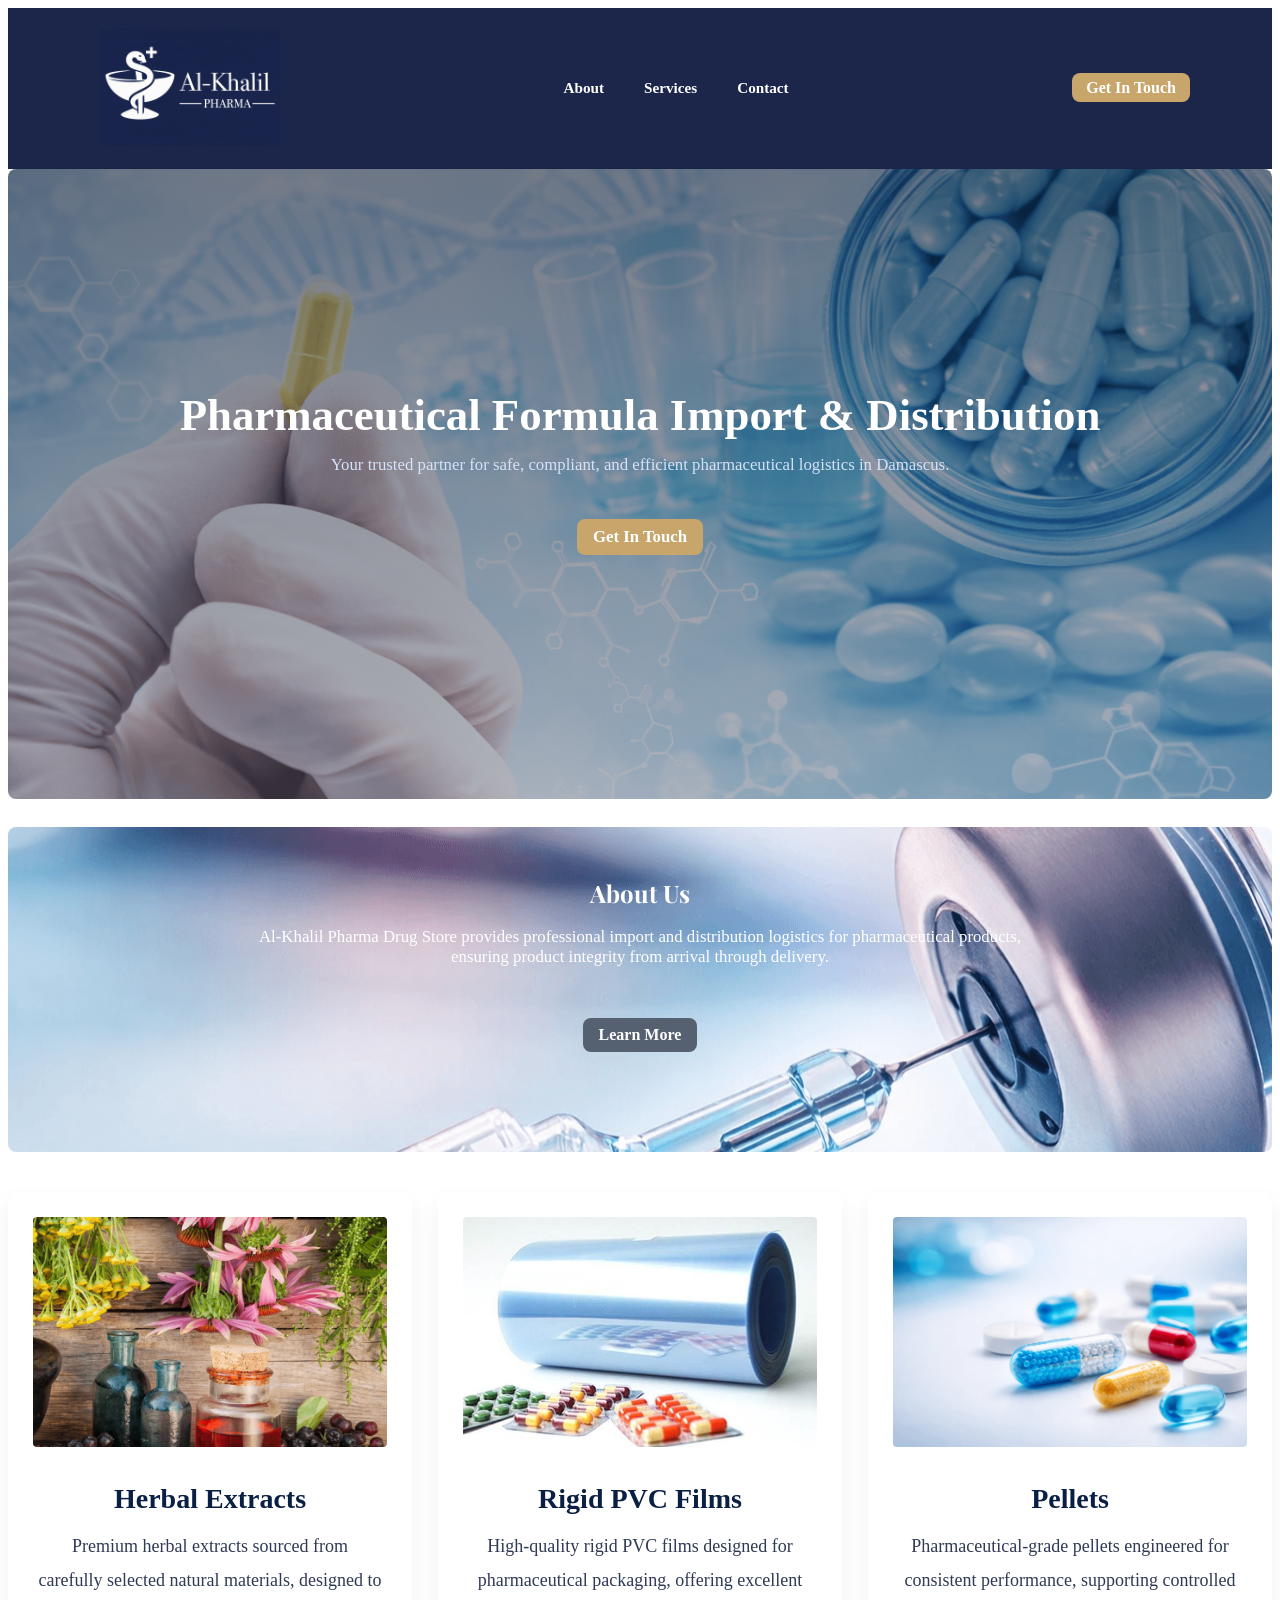
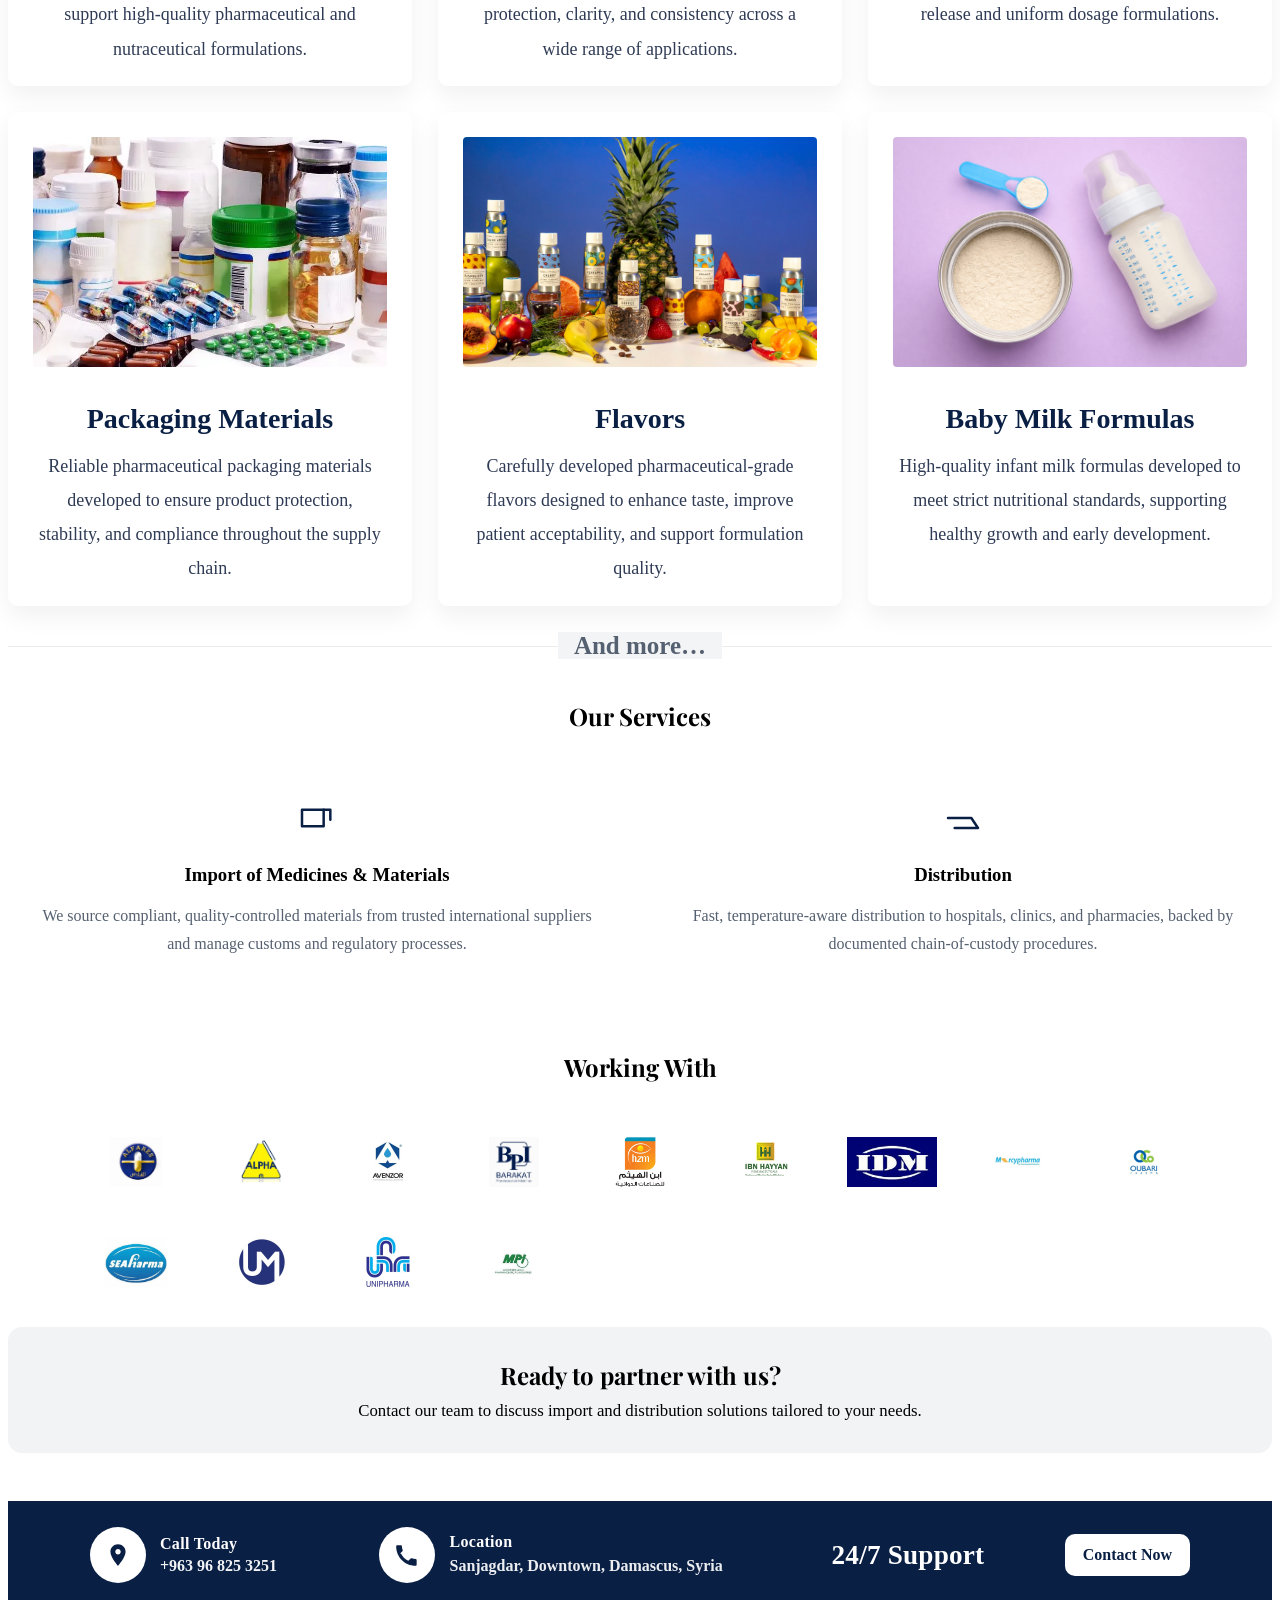
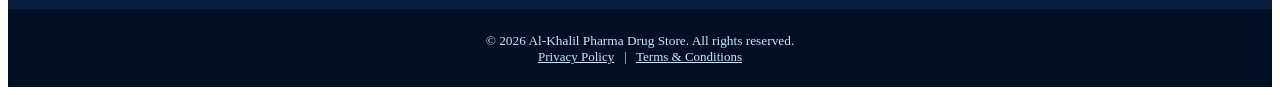
<file: index.html>
<!DOCTYPE html>
<html lang="en">
<head>
<meta charset="utf-8">
<meta name="viewport" content="width=device-width, initial-scale=1">
<meta name="description" content="Al-Khalil Pharma Drug Store — secure pharmaceutical import and distribution services in Damascus.">
<meta name="theme-color" content="#0A1F44">
<title>Al-Khalil Pharma Drug Store</title>

<link rel="preconnect" href="https://fonts.googleapis.com">
<link rel="preconnect" href="https://fonts.gstatic.com" crossorigin>
<link href="https://fonts.googleapis.com/css2?family=Inter:wght@300;400;600;700&family=Playfair+Display:wght@600;700&display=swap" rel="stylesheet">
<link rel="stylesheet" href="./css/style.css?v=26">
</head>
<body>
<header role="banner">
  <div class="wrap">
    <div id="logo">
      <a href="index.html" aria-label="Home">
        <img src="images/logon.png" alt=" logo">
      </a>
    </div>

    <nav role="navigation" aria-label="Main navigation">
      <a href="about.html">About</a>
      <a href="index.html#services">Services</a>
      <a href="contact.html" class="active">Contact</a>
    </nav>

    <div class="header-cta">
      <a href="contact.html" class="btn">Get In Touch</a>
    </div>

    <button class="mobile-toggle" aria-controls="mobile-menu" aria-expanded="false">☰</button>
  </div>

  <div id="mobile-menu" style="display:none; padding:0 18px 18px; background:linear-gradient(180deg,var(--primary),#0b274f);">
    <a href="index.html" style="display:block; color:white; padding:8px 0; text-decoration:none">Home</a>
    <a href="about.html" style="display:block; color:white; padding:8px 0; text-decoration:none">About</a>
    <a href="index.html#services" style="display:block; color:white; padding:8px 0; text-decoration:none">Services</a>
    <a href="contact.html" style="display:block; color:white; padding:8px 0; text-decoration:none">Contact</a>
  </div>
</header>

<!-- Hero section -->
<section class="hero">
    <div class="hero-inner">
        <h1>Pharmaceutical Formula Import & Distribution</h1>
        <p>Your trusted partner for safe, compliant, and efficient pharmaceutical logistics in Damascus.</p>
        <a href="#contact" class="btn">Get In Touch</a>
    </div>
</section>

<main>
<section id="about">
    <h2 style="color: white;">About Us</h2>
    <p class="lead">
         Al-Khalil Pharma Drug Store provides professional import and distribution logistics 
        for pharmaceutical products, ensuring product integrity from arrival through delivery.
    </p>
    <div class="abouthref">
            <a href="about.html" class="btnbut">Learn More</a>
        </div>
</section>
    <div class="showcase-grid">

  <div class="showcase-card">
    <div class="showcase-img">
      <img src="images/herbal.png" alt="Herbal Extract">
    </div>
    <h3>Herbal Extracts</h3>
    <p>Premium herbal extracts sourced from carefully selected natural materials, designed to support high-quality pharmaceutical and nutraceutical formulations.</p>
  </div>

  <div class="showcase-card">
    <div class="showcase-img">
      <img src="images/pvc.png" alt="Item 2">
    </div>
    <h3>Rigid PVC Films</h3>
    <p>High-quality rigid PVC films designed for pharmaceutical packaging, offering excellent protection, clarity, and consistency across a wide range of applications.</p>
  </div>

  <div class="showcase-card">
    <div class="showcase-img">
      <img src="images/pellets.png" alt="Item 3">
    </div>
    <h3>Pellets</h3>
    <p>Pharmaceutical-grade pellets engineered for consistent performance, supporting controlled release and uniform dosage formulations.</p>
  </div>

  <div class="showcase-card">
    <div class="showcase-img">
      <img src="images/packing.png" alt="Item 4">
    </div>
    <h3>Packaging Materials</h3>
    <p>Reliable pharmaceutical packaging materials developed to ensure product protection, stability, and compliance throughout the supply chain.</p>
  </div>

  <div class="showcase-card">
    <div class="showcase-img">
      <img src="images/flavors.png" alt="Item 5">
    </div>
    <h3>Flavors</h3>
    <p>Carefully developed pharmaceutical-grade flavors designed to enhance taste, improve patient acceptability, and support formulation quality.</p>
  </div>

  <div class="showcase-card">
    <div class="showcase-img">
      <img src="images/baby.png" alt="Item 5">
    </div>
    <h3>Baby Milk Formulas</h3>
    <p>High-quality infant milk formulas developed to meet strict nutritional standards, supporting healthy growth and early development.</p>
  </div>

</div>

<div class="showcase-more">
  <span>And more…</span>
</div>

<section id="services">
    <h2>Our Services</h2>
    <div class="services">
        <div class="card">
            <div class="icon" aria-hidden="true">
                <svg width="40" height="40" viewBox="0 0 24 24" fill="none">
                    <path d="M3 7h13v10H3z" stroke="currentColor" stroke-width="1.5" stroke-linecap="round" stroke-linejoin="round"/>
                    <path d="M16 7l4 0 0 6" stroke="currentColor" stroke-width="1.5" stroke-linecap="round" stroke-linejoin="round"/>
                </svg>
            </div>
            <h3>Import of Medicines & Materials</h3>
            <p>We source compliant, quality-controlled materials from trusted international suppliers and manage customs and regulatory processes.</p>
        </div>

        <div class="card">
            <div class="icon" aria-hidden="true">
                <svg width="40" height="40" viewBox="0 0 24 24" fill="none">
                    <path d="M3 12h14l4 6H7" stroke="currentColor" stroke-width="1.5" stroke-linecap="round" stroke-linejoin="round"/>
                </svg>
            </div>
            <h3>Distribution</h3>
            <p>Fast, temperature-aware distribution to hospitals, clinics, and pharmacies, backed by documented chain-of-custody procedures.</p>
        </div>
    </div>
</section>
    <div class="mainworking">
         <h2 class="ww">Working With</h2>
    <div class="workingwith" style="display:grid; grid-template-columns:repeat(auto-fit, minmax(100px, 1fr)); gap:20px; margin-top:24px; align-items:center; justify-items:center;">
        <img src="images/alfares.png" alt="AlFares">
        <img src="images/alpha.png" alt="Alpha">
        <img src="images/avenzor.png" alt="Avenzor">
        <img src="images/barakat.png" alt="Barakat">
        <img src="images/hzm.png" alt="hzm">
        <img src="images/ibnhayyan.png" alt="IbnHayyan">
        <img src="images/idm.png" alt="IDM">
        <img src="images/mercy.png" alt="Mercy">
        <img src="images/oubari.png" alt="Oubari">
        <img src="images/sea.png" alt="SeaPharma">
        <img src="images/ultramedica.png" alt="UltraMedica">
        <img src="images/unifarma.png" alt="UniPharma">
        <img src="images/mpi.png" alt="MPI">
    </div>
    </div>
<section class="center-cta">
    <h2>Ready to partner with us?</h2>
    <p class="ccd">Contact our team to discuss import and distribution solutions tailored to your needs.</p>
</section>
</main>
<section class="cta-strip">
  <div class="cta-wrap">

    <div class="cta-item">
      <div class="cta-ico">
  <svg viewBox="0 0 24 24" aria-hidden="true">
    <path d="M12 2c-3.9 0-7 3.1-7 7
      0 5.2 7 13 7 13s7-7.8 7-13c0-3.9-3.1-7-7-7zm0 9.5
      c-1.4 0-2.5-1.1-2.5-2.5S10.6 6.5 12 6.5
      s2.5 1.1 2.5 2.5S13.4 11.5 12 11.5z"/>
  </svg>
</div>

      <div>
        <div class="cta-label">Call Today</div>
        <a class="cta-link" href="tel:+963968253251">+963 96 825 3251</a>
      </div>
    </div>

    <div class="cta-item">
      <div class="cta-ico">
  <svg viewBox="0 0 24 24" aria-hidden="true">
    <path d="M6.6 10.8c1.5 3 3.6 5.1 6.6 6.6l2.2-2.2c.3-.3.8-.4 1.2-.2
      1 .4 2.1.7 3.3.7.6 0 1 .4 1 1V21c0 .6-.4 1-1 1
      C9.9 22 2 14.1 2 4c0-.6.4-1 1-1h3.3c.6 0 1 .4 1 1
      0 1.2.2 2.3.7 3.3.1.4 0 .9-.2 1.2l-2.2 2.2z"/>
  </svg>
</div>

      <div>
        <div class="cta-label">Location</div>
        <div class="cta-text">Sanjagdar, Downtown, Damascus, Syria</div>
      </div>
    </div>

    <div class="cta-mid">
      <div class="cta-big">24/7 Support</div>
    </div>

    <div class="cta-action">
      <a class="cta-btn" href="contact.html">Contact Now</a>
    </div>

  </div>
</section>
<footer>
    <div class="wrap0">
        <small>© 2026 Al-Khalil Pharma Drug Store. All rights reserved.</small>
        <br>
      <div class="links">
        <a href="privacy.html" style="color: #cfe3ff;">Privacy Policy</a>
        &nbsp; | &nbsp;
        <a href="terms.html" style="color: #cfe3ff;">Terms & Conditions</a>
      </div>
    </div>
</footer>

<script>
(function(){
    const btn = document.querySelector('.mobile-toggle');
    const menu = document.getElementById('mobile-menu');
    if(!btn || !menu) return;
    btn.addEventListener('click', function(){
        const expanded = this.getAttribute('aria-expanded') === 'true';
        this.setAttribute('aria-expanded', String(!expanded));
        menu.style.display = expanded ? 'none' : 'block';
    });
})();
</script>

</body>
</html>
</file>
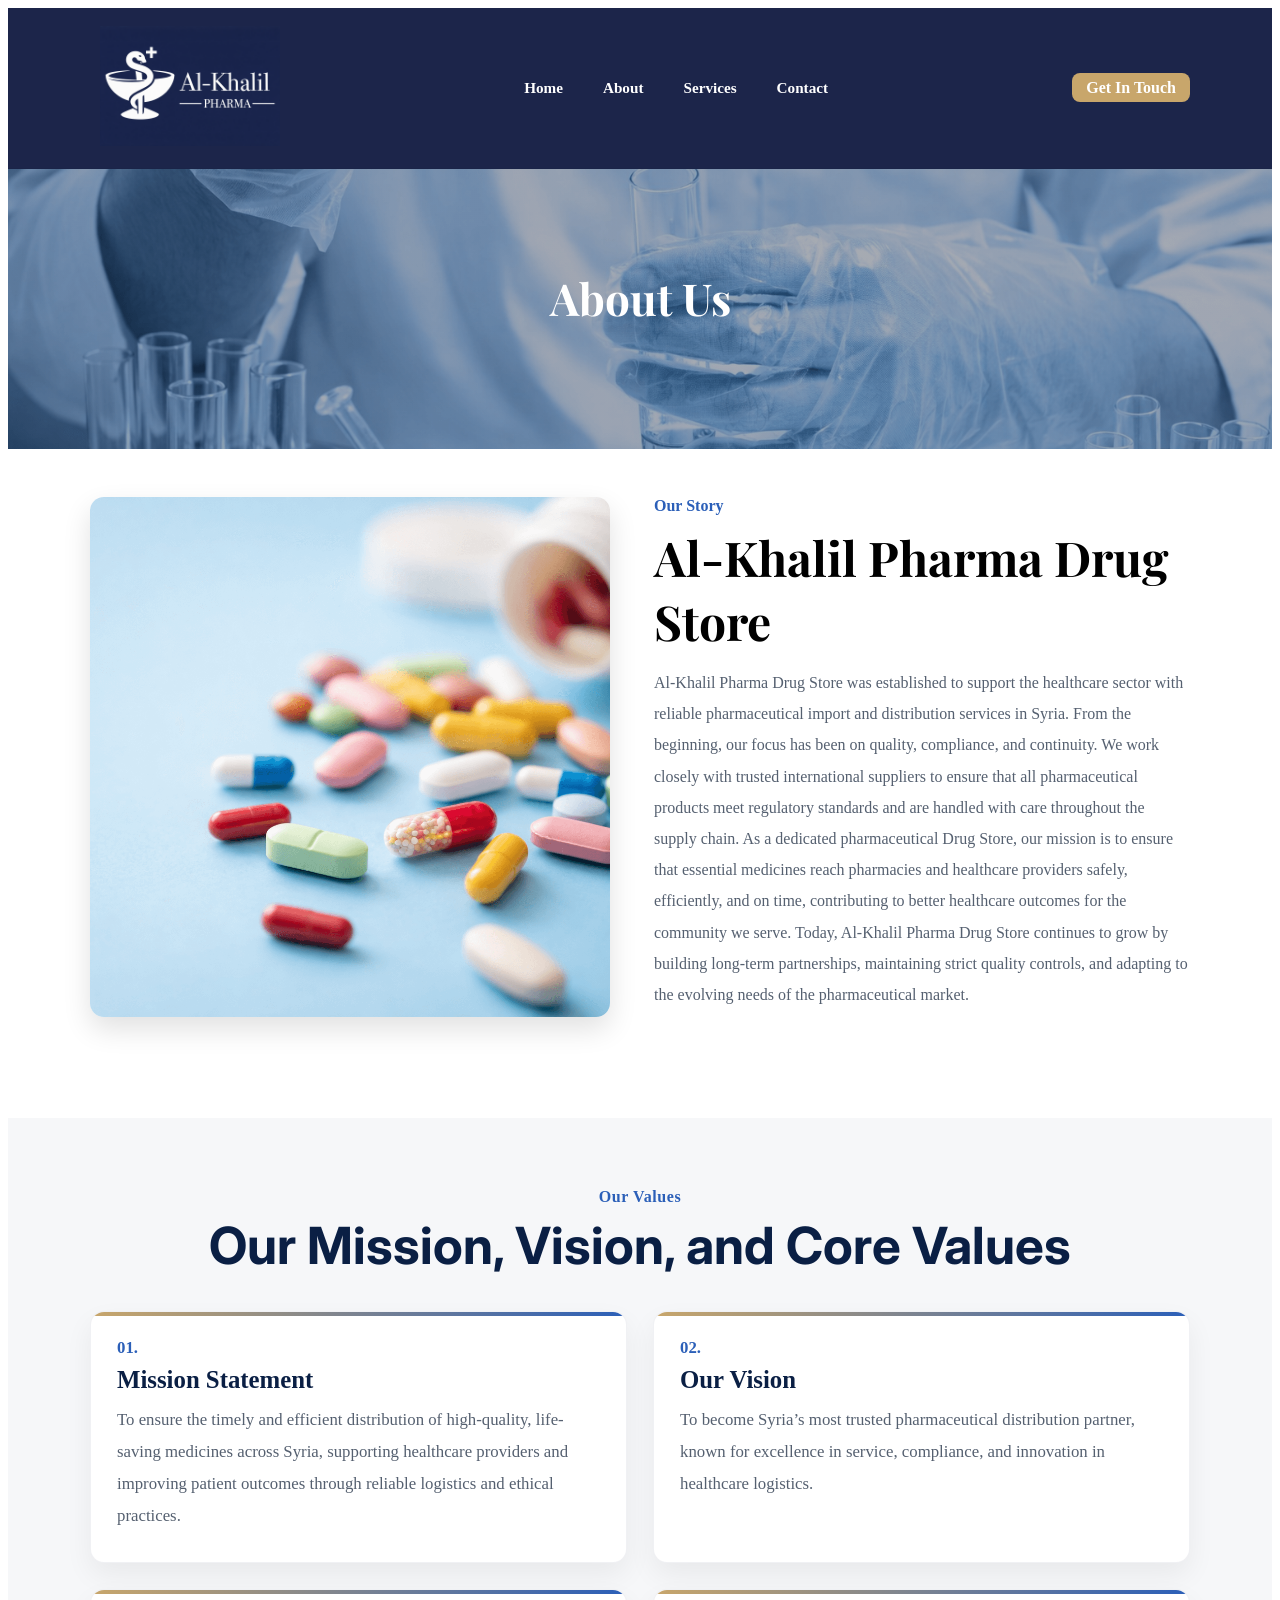
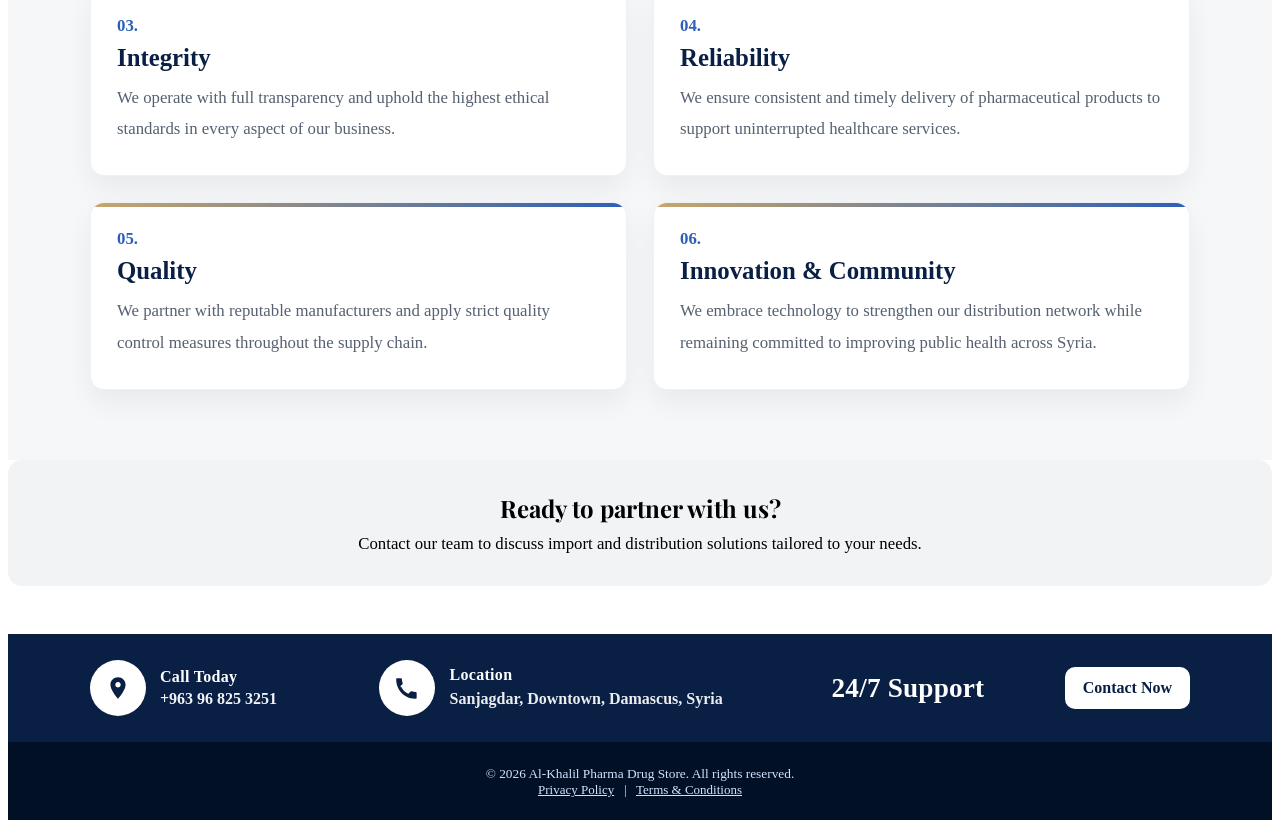
<file: about.html>
<!DOCTYPE html>
<html lang="en">
<head>
<meta charset="utf-8">
<meta name="viewport" content="width=device-width, initial-scale=1">
<meta name="description" content="About Al-Khalil Pharma Drug Store">
<meta name="theme-color" content="#0A1F44">
<title>About Us | Al-Khalil Pharma Drug Store</title>

<link rel="preconnect" href="https://fonts.googleapis.com">
<link rel="preconnect" href="https://fonts.gstatic.com" crossorigin>
<link href="https://fonts.googleapis.com/css2?family=Inter:wght@300;400;600;700&family=Playfair+Display:wght@600;700&display=swap" rel="stylesheet">
<link rel="stylesheet" href="css/style.css?v=26">
</head>

<body>

<header role="banner">
  <div class="wrap">
    <div id="logo">
      <a href="index.html" aria-label="Home">
        <img src="images/logon.png" alt="Al-Khalil Pharma Drug Store logo">
      </a>
    </div>

    <nav role="navigation" aria-label="Main navigation">
      <a href="index.html">Home</a>
      <a href="about.html">About</a>
      <a href="index.html#services">Services</a>
      <a href="contact.html" class="active">Contact</a>
    </nav>

    <div class="header-cta">
      <a href="contact.html" class="btn">Get In Touch</a>
    </div>

    <button class="mobile-toggle" aria-controls="mobile-menu" aria-expanded="false">☰</button>
  </div>

  <div id="mobile-menu" style="display:none; padding:0 18px 18px; background:linear-gradient(180deg,var(--primary),#0b274f);">
    <a href="index.html" style="display:block; color:white; padding:8px 0; text-decoration:none">Home</a>
    <a href="about.html" style="display:block; color:white; padding:8px 0; text-decoration:none">About</a>
    <a href="index.html#services" style="display:block; color:white; padding:8px 0; text-decoration:none">Services</a>
    <a href="contact.html" style="display:block; color:white; padding:8px 0; text-decoration:none">Contact</a>
  </div>
</header>

<div class="">
   <section class="welabout">
    <div class="about2">
      <h2>About Us</h2>
    </div>
   </section>
   <section class="story">
    <div class="story-grid">

    <div class="story-media">
      <img src="images/pabout.png" alt="Our Story">
    </div>

    <div class="story-content">
      <span class="story-kicker">Our Story</span>
      <h2>Al-Khalil Pharma Drug Store</h2>

   <!--  <p class="story-lead">
        Al-Khalil Pharma Drug Store
      </p>
--> 
      <p>
        Al-Khalil Pharma Drug Store was established to support the healthcare sector with reliable pharmaceutical import and distribution services in Syria.
From the beginning, our focus has been on quality, compliance, and continuity. We work closely with trusted international suppliers to ensure that all pharmaceutical products meet regulatory standards and are handled with care throughout the supply chain.
As a dedicated pharmaceutical Drug Store, our mission is to ensure that essential medicines reach pharmacies and healthcare providers safely, efficiently, and on time, contributing to better healthcare outcomes for the community we serve.
Today, Al-Khalil Pharma Drug Store continues to grow by building long-term partnerships, maintaining strict quality controls, and adapting to the evolving needs of the pharmaceutical market.
      </p>
    </div>

    </div>
  </section>

   <section class="values" id="values">
  <div class="values-wrap">

    <p class="values-kicker">Our Values</p>
    <h2 class="values-title">Our Mission, Vision, and Core Values</h2>

    <div class="values-grid">

      <!-- Mission -->
      <article class="value-card">
        <div class="value-top">
          <span class="value-num">01.</span>
        </div>
        <h3>Mission Statement</h3>
        <p>
          To ensure the timely and efficient distribution of high-quality,
          life-saving medicines across Syria, supporting healthcare providers
          and improving patient outcomes through reliable logistics and ethical practices.
        </p>
      </article>

      <!-- Vision -->
      <article class="value-card">
        <div class="value-top">
          <span class="value-num">02.</span>
        </div>
        <h3>Our Vision</h3>
        <p>
          To become Syria’s most trusted pharmaceutical distribution partner,
          known for excellence in service, compliance, and innovation in healthcare logistics.
        </p>
      </article>

      <!-- Integrity -->
      <article class="value-card">
        <div class="value-top">
          <span class="value-num">03.</span>
        </div>
        <h3>Integrity</h3>
        <p>
          We operate with full transparency and uphold the highest ethical
          standards in every aspect of our business.
        </p>
      </article>

      <!-- Reliability -->
      <article class="value-card">
        <div class="value-top">
          <span class="value-num">04.</span>
        </div>
        <h3>Reliability</h3>
        <p>
          We ensure consistent and timely delivery of pharmaceutical products
          to support uninterrupted healthcare services.
        </p>
      </article>

      <!-- Quality -->
      <article class="value-card">
        <div class="value-top">
          <span class="value-num">05.</span>
        </div>
        <h3>Quality</h3>
        <p>
          We partner with reputable manufacturers and apply strict quality
          control measures throughout the supply chain.
        </p>
      </article>

      <!-- Innovation & Community -->
      <article class="value-card">
        <div class="value-top">
          <span class="value-num">06.</span>
        </div>
        <h3>Innovation & Community</h3>
        <p>
          We embrace technology to strengthen our distribution network while
          remaining committed to improving public health across Syria.
        </p>
      </article>

    </div>
  </div>
</section>
<section class="center-cta">
    <h2>Ready to partner with us?</h2>
    <p class="ccd">Contact our team to discuss import and distribution solutions tailored to your needs.</p>
</section>
</main>
<section class="cta-strip">
  <div class="cta-wrap">

    <div class="cta-item">
      <div class="cta-ico">
  <svg viewBox="0 0 24 24" aria-hidden="true">
    <path d="M12 2c-3.9 0-7 3.1-7 7
      0 5.2 7 13 7 13s7-7.8 7-13c0-3.9-3.1-7-7-7zm0 9.5
      c-1.4 0-2.5-1.1-2.5-2.5S10.6 6.5 12 6.5
      s2.5 1.1 2.5 2.5S13.4 11.5 12 11.5z"/>
  </svg>
</div>

      <div>
        <div class="cta-label">Call Today</div>
        <a class="cta-link" href="tel:+963000000000">+963 96 825 3251</a>
      </div>
    </div>

    <div class="cta-item">
      <div class="cta-ico">
  <svg viewBox="0 0 24 24" aria-hidden="true">
    <path d="M6.6 10.8c1.5 3 3.6 5.1 6.6 6.6l2.2-2.2c.3-.3.8-.4 1.2-.2
      1 .4 2.1.7 3.3.7.6 0 1 .4 1 1V21c0 .6-.4 1-1 1
      C9.9 22 2 14.1 2 4c0-.6.4-1 1-1h3.3c.6 0 1 .4 1 1
      0 1.2.2 2.3.7 3.3.1.4 0 .9-.2 1.2l-2.2 2.2z"/>
  </svg>
</div>

      <div>
        <div class="cta-label">Location</div>
        <div class="cta-text">Sanjagdar, Downtown, Damascus, Syria</div>
      </div>
    </div>

    <div class="cta-mid">
      <div class="cta-big">24/7 Support</div>
    </div>

    <div class="cta-action">
      <a class="cta-btn" href="contact.html">Contact Now</a>
    </div>

  </div>
</section>


<footer>
    <div class="wrap0">
        <small>© 2026 Al-Khalil Pharma Drug Store. All rights reserved.</small>
        <br>
      <div class="links">
        <a href="privacy.html" style="color: #cfe3ff;">Privacy Policy</a>
        &nbsp; | &nbsp;
        <a href="terms.html" style="color: #cfe3ff;">Terms & Conditions</a>
      </div>
    </div>
</footer>

</body>
<script>
  const btn = document.querySelector(".mobile-toggle");
  const menu = document.getElementById("mobile-menu");
  if (btn && menu) {
    btn.addEventListener("click", () => {
      const open = menu.style.display === "block";
      menu.style.display = open ? "none" : "block";
      btn.setAttribute("aria-expanded", String(!open));
    });
  }
</script>
</html>
</file>
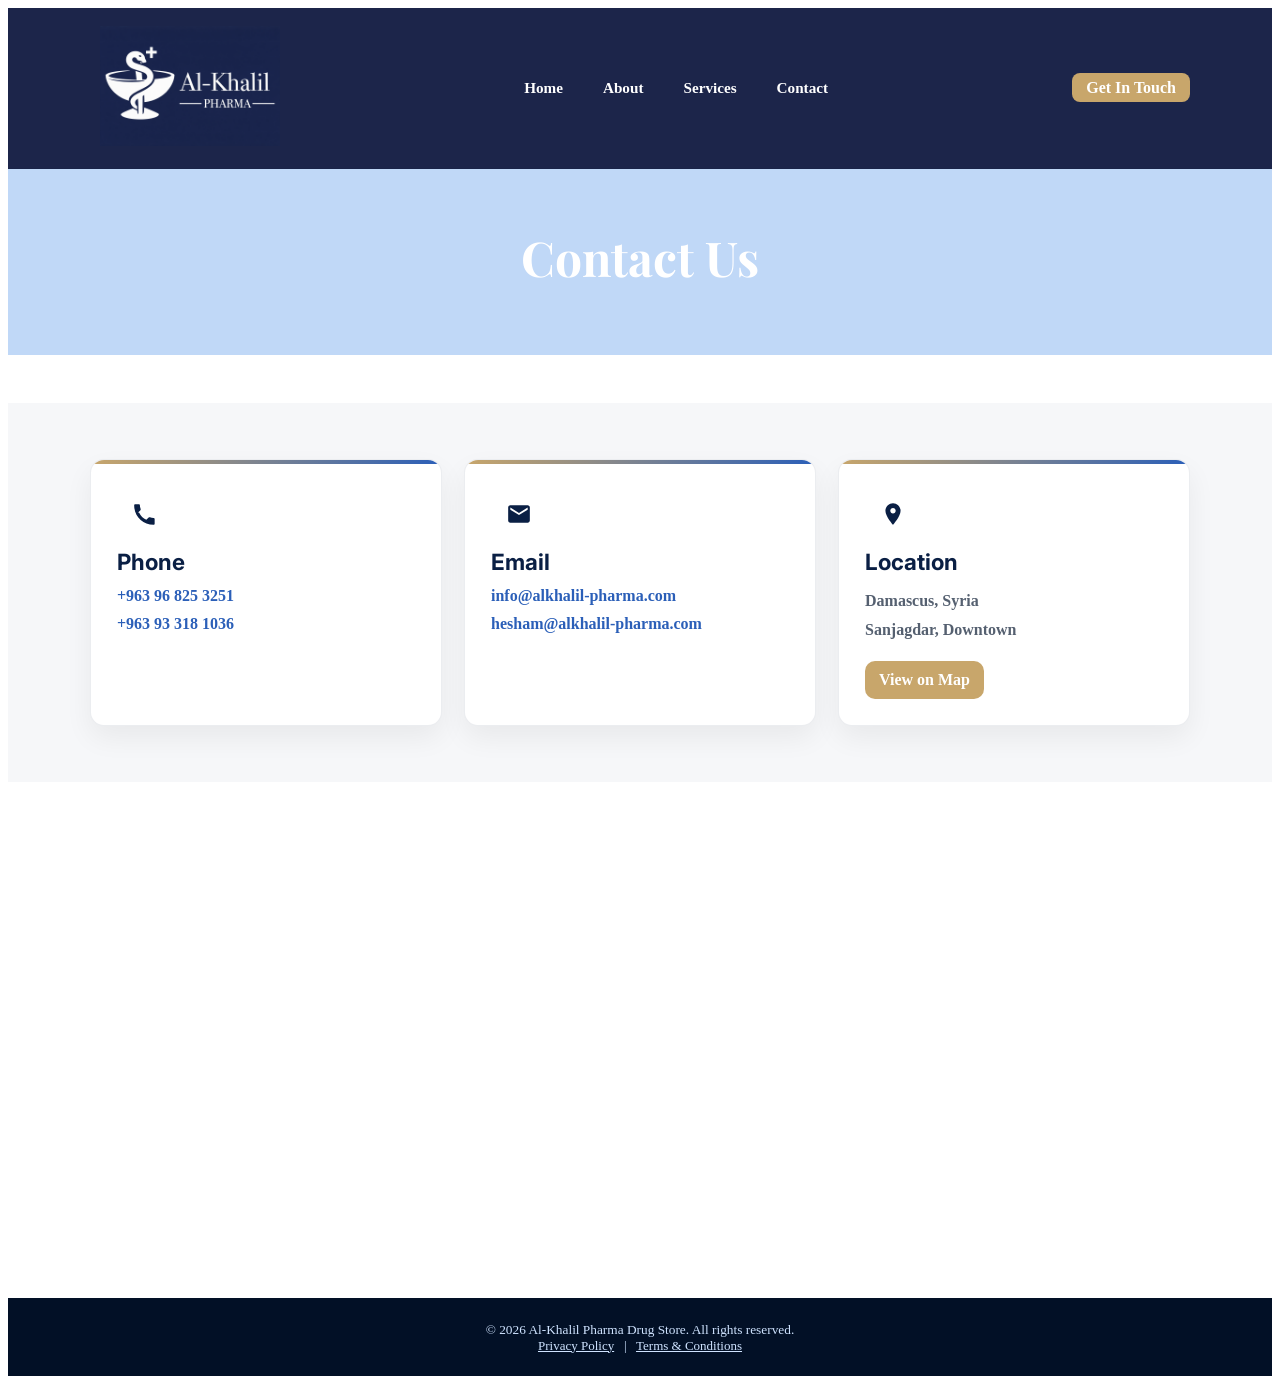
<file: contact.html>
<!DOCTYPE html>
<html lang="en">
<head>
  <meta charset="utf-8" />
  <meta name="viewport" content="width=device-width, initial-scale=1" />
  <meta name="description" content="Contact Al-Khalil Pharma " />
  <meta name="theme-color" content="#0A1F44" />
  <title>Contact | Al-Khalil Pharma Drug Store</title>

  <link rel="preconnect" href="https://fonts.googleapis.com">
  <link rel="preconnect" href="https://fonts.gstatic.com" crossorigin>
  <link href="https://fonts.googleapis.com/css2?family=Inter:wght@300;400;600;700&family=Playfair+Display:wght@600;700&display=swap" rel="stylesheet">
  <link rel="stylesheet" href="css/style.css?v=26">
</head>

<body>

<header role="banner">
  <div class="wrap">
    <div id="logo">
      <a href="index.html" aria-label="Home">
        <img src="images/logon.png" alt="Al-Khalil Pharma Drug Store logo">
      </a>
    </div>

    <nav role="navigation" aria-label="Main navigation">
      <a href="index.html">Home</a>
      <a href="about.html">About</a>
      <a href="index.html#services">Services</a>
      <a href="contact.html" class="active">Contact</a>
    </nav>

    <div class="header-cta">
      <a href="contact.html" class="btn">Get In Touch</a>
    </div>

    <button class="mobile-toggle" aria-controls="mobile-menu" aria-expanded="false">☰</button>
  </div>

  <div id="mobile-menu" style="display:none; padding:0 18px 18px; background:linear-gradient(180deg,var(--primary),#0b274f);">
    <a href="index.html" style="display:block; color:white; padding:8px 0; text-decoration:none">Home</a>
    <a href="about.html" style="display:block; color:white; padding:8px 0; text-decoration:none">About</a>
    <a href="index.html#services" style="display:block; color:white; padding:8px 0; text-decoration:none">Services</a>
    <a href="contact.html" style="display:block; color:white; padding:8px 0; text-decoration:none">Contact</a>
  </div>
</header>

<!-- Hero صغير -->
<section class="page-hero page-hero--compact">
  <div class="page-hero-inner">
    <h1>Contact Us</h1>
  </div>
</section>

<main id="contact">
  <section class="contact-simple">
    <div class="contact-simple-wrap">

      <div class="contact-cards">
        <article class="contact-box">
            <div class="cta-ico">
  <svg viewBox="0 0 24 24" aria-hidden="true">
    <path d="M6.6 10.8c1.5 3 3.6 5.1 6.6 6.6l2.2-2.2c.3-.3.8-.4 1.2-.2
      1 .4 2.1.7 3.3.7.6 0 1 .4 1 1V21c0 .6-.4 1-1 1
      C9.9 22 2 14.1 2 4c0-.6.4-1 1-1h3.3c.6 0 1 .4 1 1
      0 1.2.2 2.3.7 3.3.1.4 0 .9-.2 1.2l-2.2 2.2z"/>
  </svg>
</div>
          <h2>Phone</h2>
          <a href="tel:+963968253251" class="contact-link">+963 96 825 3251</a>
          <a href="tel:+963933181036" class="contact-link">+963 93 318 1036</a>
        </article>

        <article class="contact-box">
            <div class="cta-ico">
  <svg viewBox="0 0 24 24" aria-hidden="true">
    <path d="M20 4H4c-1.1 0-2 .9-2 2v12c0 1.1.9 2 2 2h16c1.1 0 2-.9 2-2V6c0-1.1-.9-2-2-2zm0 4-8 5L4 8V6l8 5 8-5v2z"/>
  </svg>
</div>

          <h2>Email</h2>
          <a href="mailto:info@alkhalil-pharma.com" class="contact-link">info@alkhalil-pharma.com</a>
          <a href="mailto:hesham@alkhalil-pharma.com" class="contact-link">hesham@alkhalil-pharma.com</a>
        </article>

        <article class="contact-box">
               <div class="cta-ico">
  <svg viewBox="0 0 24 24" aria-hidden="true">
    <path d="M12 2c-3.9 0-7 3.1-7 7
      0 5.2 7 13 7 13s7-7.8 7-13c0-3.9-3.1-7-7-7zm0 9.5
      c-1.4 0-2.5-1.1-2.5-2.5S10.6 6.5 12 6.5
      s2.5 1.1 2.5 2.5S13.4 11.5 12 11.5z"/>
  </svg>
</div>
          <h2>Location</h2>
          <p class="contact-text">Damascus, Syria<br>Sanjagdar, Downtown</p>

          <a class="contact-btn" href="#map">View on Map</a>
        </article>
      </div>

    </div>
  </section>

  <!-- Map -->
  <section class="map-section" id="map">
    <iframe
      title="Al-Khalil Pharma Drug Store Location"
      loading="lazy"
      referrerpolicy="no-referrer-when-downgrade"
      src="https://www.google.com/maps/embed?pb=!1m18!1m12!1m3!1d3326.565619617214!2d36.299895299999996!3d33.512676899999995!2m3!1f0!2f0!3f0!3m2!1i1024!2i768!4f13.1!3m3!1m2!1s0x1518e7844804841b%3A0x6ba2b49e7fdc42d!2sKayaly%20%26%20alkhalil%20store!5e0!3m2!1sar!2s!4v1767476473838!5m2!1sar!2s">
    </iframe>
  </section>
</main>

<footer>
    <div class="wrap0">
        <small>© 2026 Al-Khalil Pharma Drug Store. All rights reserved.</small>
        <br>
      <div class="links">
        <a href="privacy.html" style="color: #cfe3ff;">Privacy Policy</a>
        &nbsp; | &nbsp;
        <a href="terms.html" style="color: #cfe3ff;">Terms & Conditions</a>
      </div>
    </div>
</footer>

<script>
  const btn = document.querySelector(".mobile-toggle");
  const menu = document.getElementById("mobile-menu");
  if (btn && menu) {
    btn.addEventListener("click", () => {
      const open = menu.style.display === "block";
      menu.style.display = open ? "none" : "block";
      btn.setAttribute("aria-expanded", String(!open));
    });
  }
</script>

</body>
</html>
</file>
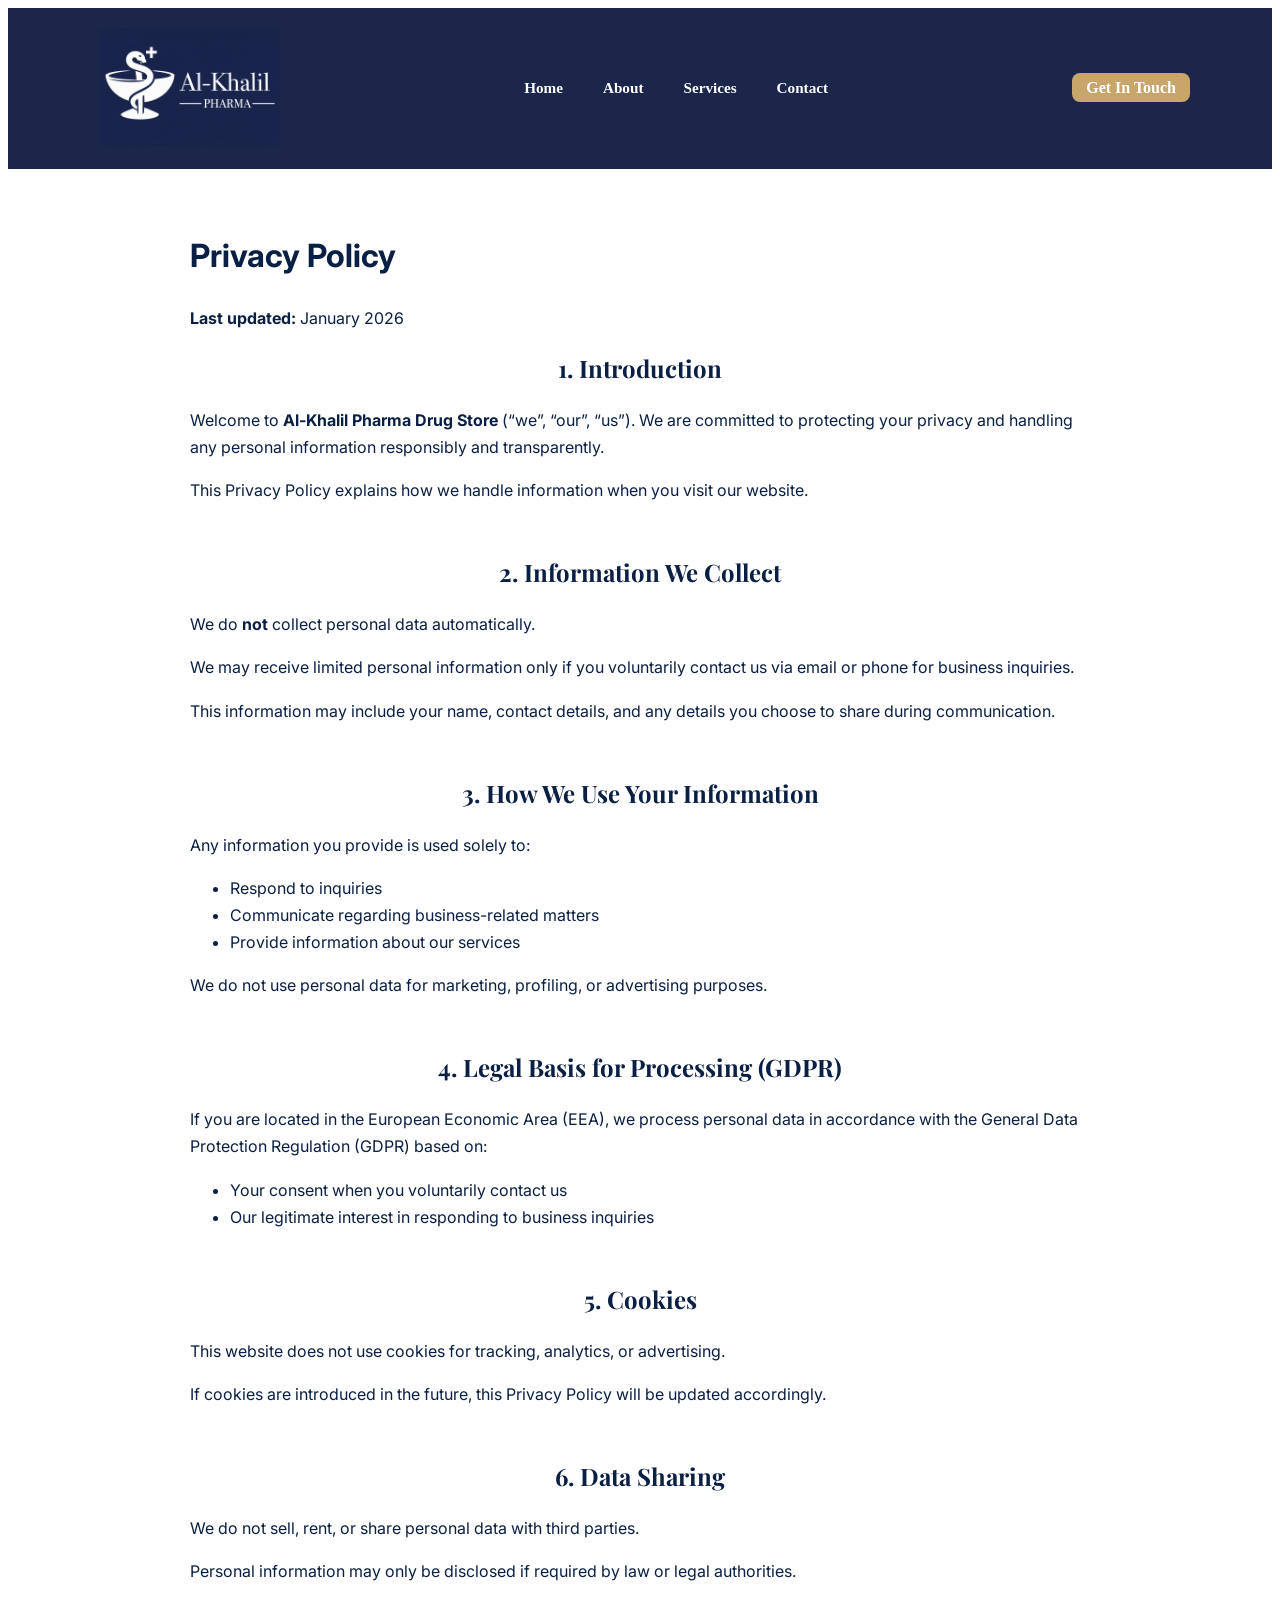
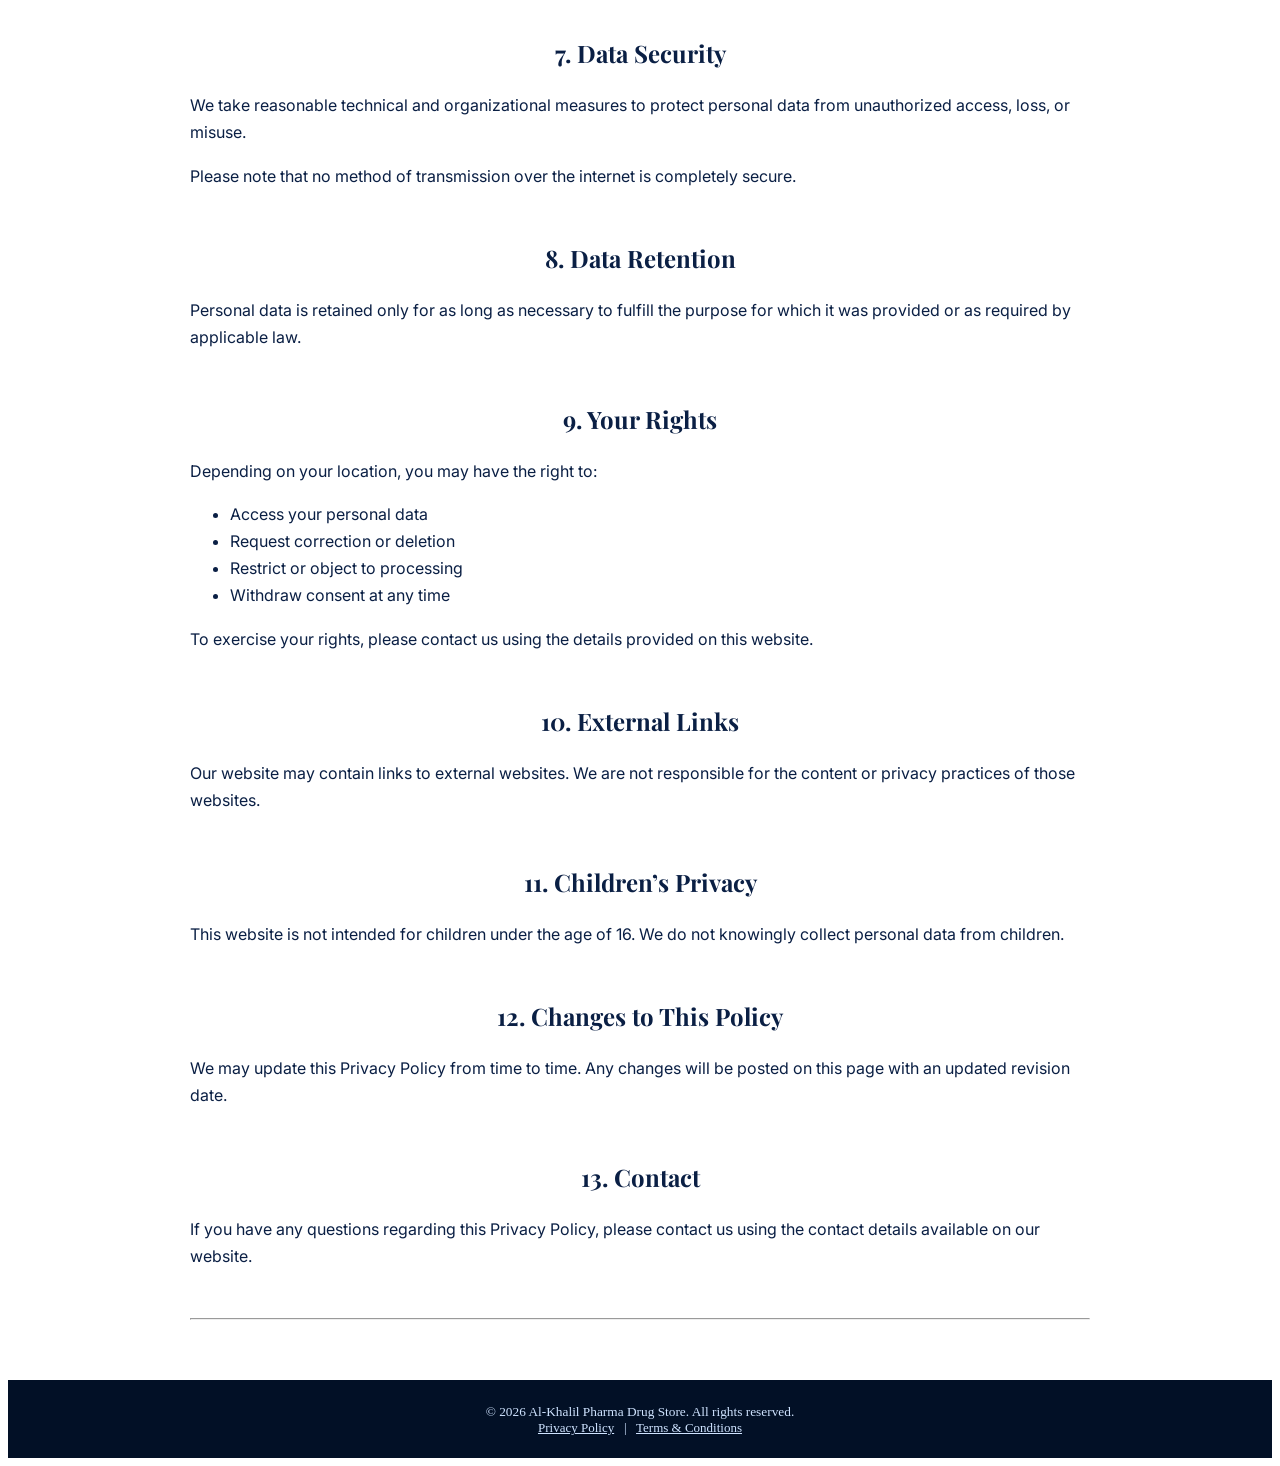
<file: privacy.html>
<!DOCTYPE html>
<html lang="en">
<head>
<meta charset="utf-8">
<meta name="viewport" content="width=device-width, initial-scale=1">
<meta name="description" content="Privacy Policy of Al-Khalil Pharma Drug Store">
<meta name="theme-color" content="#0A1F44">
<title>Privacy Policy | Al-Khalil Pharma Drug Store</title>

<link rel="preconnect" href="https://fonts.googleapis.com">
<link rel="preconnect" href="https://fonts.gstatic.com" crossorigin>
<link href="https://fonts.googleapis.com/css2?family=Inter:wght@300;400;600;700&family=Playfair+Display:wght@600;700&display=swap" rel="stylesheet">
<link rel="stylesheet" href="css/style.css?v=26">
</head>

<body>

<header role="banner">
  <div class="wrap">
    <div id="logo">
      <a href="index.html" aria-label="Home">
        <img src="images/logon.png" alt="Al-Khalil Pharma Drug Store logo">
      </a>
    </div>

    <nav role="navigation" aria-label="Main navigation">
      <a href="index.html">Home</a>
      <a href="about.html">About</a>
      <a href="index.html#services">Services</a>
      <a href="contact.html" class="active">Contact</a>
    </nav>

    <div class="header-cta">
      <a href="contact.html" class="btn">Get In Touch</a>
    </div>

    <button class="mobile-toggle" aria-controls="mobile-menu" aria-expanded="false">☰</button>
  </div>

  <div id="mobile-menu" style="display:none; padding:0 18px 18px; background:linear-gradient(180deg,var(--primary),#0b274f);">
    <a href="index.html" style="display:block; color:white; padding:8px 0; text-decoration:none">Home</a>
    <a href="about.html" style="display:block; color:white; padding:8px 0; text-decoration:none">About</a>
    <a href="index.html#services" style="display:block; color:white; padding:8px 0; text-decoration:none">Services</a>
    <a href="contact.html" style="display:block; color:white; padding:8px 0; text-decoration:none">Contact</a>
  </div>
</header>
<body>

  <main style="max-width: 900px; margin: 60px auto; padding: 0 20px; font-family: Inter, Arial, sans-serif; line-height: 1.7; color: #0A1F44;">

    <h1>Privacy Policy</h1>
    <p><strong>Last updated:</strong> January 2026</p>

    <section>
      <h2>1. Introduction</h2>
      <p>
        Welcome to <strong>Al-Khalil Pharma Drug Store</strong> (“we”, “our”, “us”).
        We are committed to protecting your privacy and handling any personal information
        responsibly and transparently.
      </p>
      <p>
        This Privacy Policy explains how we handle information when you visit our website.
      </p>
    </section>

    <section>
      <h2>2. Information We Collect</h2>
      <p>
        We do <strong>not</strong> collect personal data automatically.
      </p>
      <p>
        We may receive limited personal information only if you voluntarily contact us
        via email or phone for business inquiries.
      </p>
      <p>
        This information may include your name, contact details, and any details you choose
        to share during communication.
      </p>
    </section>

    <section>
      <h2>3. How We Use Your Information</h2>
      <p>
        Any information you provide is used solely to:
      </p>
      <ul>
        <li>Respond to inquiries</li>
        <li>Communicate regarding business-related matters</li>
        <li>Provide information about our services</li>
      </ul>
      <p>
        We do not use personal data for marketing, profiling, or advertising purposes.
      </p>
    </section>

    <section>
      <h2>4. Legal Basis for Processing (GDPR)</h2>
      <p>
        If you are located in the European Economic Area (EEA), we process personal data
        in accordance with the General Data Protection Regulation (GDPR) based on:
      </p>
      <ul>
        <li>Your consent when you voluntarily contact us</li>
        <li>Our legitimate interest in responding to business inquiries</li>
      </ul>
    </section>

    <section>
      <h2>5. Cookies</h2>
      <p>
        This website does not use cookies for tracking, analytics, or advertising.
      </p>
      <p>
        If cookies are introduced in the future, this Privacy Policy will be updated accordingly.
      </p>
    </section>

    <section>
      <h2>6. Data Sharing</h2>
      <p>
        We do not sell, rent, or share personal data with third parties.
      </p>
      <p>
        Personal information may only be disclosed if required by law or legal authorities.
      </p>
    </section>

    <section>
      <h2>7. Data Security</h2>
      <p>
        We take reasonable technical and organizational measures to protect personal data
        from unauthorized access, loss, or misuse.
      </p>
      <p>
        Please note that no method of transmission over the internet is completely secure.
      </p>
    </section>

    <section>
      <h2>8. Data Retention</h2>
      <p>
        Personal data is retained only for as long as necessary to fulfill the purpose
        for which it was provided or as required by applicable law.
      </p>
    </section>

    <section>
      <h2>9. Your Rights</h2>
      <p>
        Depending on your location, you may have the right to:
      </p>
      <ul>
        <li>Access your personal data</li>
        <li>Request correction or deletion</li>
        <li>Restrict or object to processing</li>
        <li>Withdraw consent at any time</li>
      </ul>
      <p>
        To exercise your rights, please contact us using the details provided on this website.
      </p>
    </section>

    <section>
      <h2>10. External Links</h2>
      <p>
        Our website may contain links to external websites.
        We are not responsible for the content or privacy practices of those websites.
      </p>
    </section>

    <section>
      <h2>11. Children’s Privacy</h2>
      <p>
        This website is not intended for children under the age of 16.
        We do not knowingly collect personal data from children.
      </p>
    </section>

    <section>
      <h2>12. Changes to This Policy</h2>
      <p>
        We may update this Privacy Policy from time to time.
        Any changes will be posted on this page with an updated revision date.
      </p>
    </section>

    <section>
      <h2>13. Contact</h2>
      <p>
        If you have any questions regarding this Privacy Policy,
        please contact us using the contact details available on our website.
      </p>
    </section>

    <hr style="margin: 40px 0;">


  </main>
  <footer>
    <div class="wrap0">
        <small>© 2026 Al-Khalil Pharma Drug Store. All rights reserved.</small>
        <br>
      <div class="links">
        <a href="privacy.html" style="color: #cfe3ff;">Privacy Policy</a>
        &nbsp; | &nbsp;
        <a href="terms.html" style="color: #cfe3ff;">Terms & Conditions</a>
      </div>
    </div>
</footer>

</body>
</html>
</file>
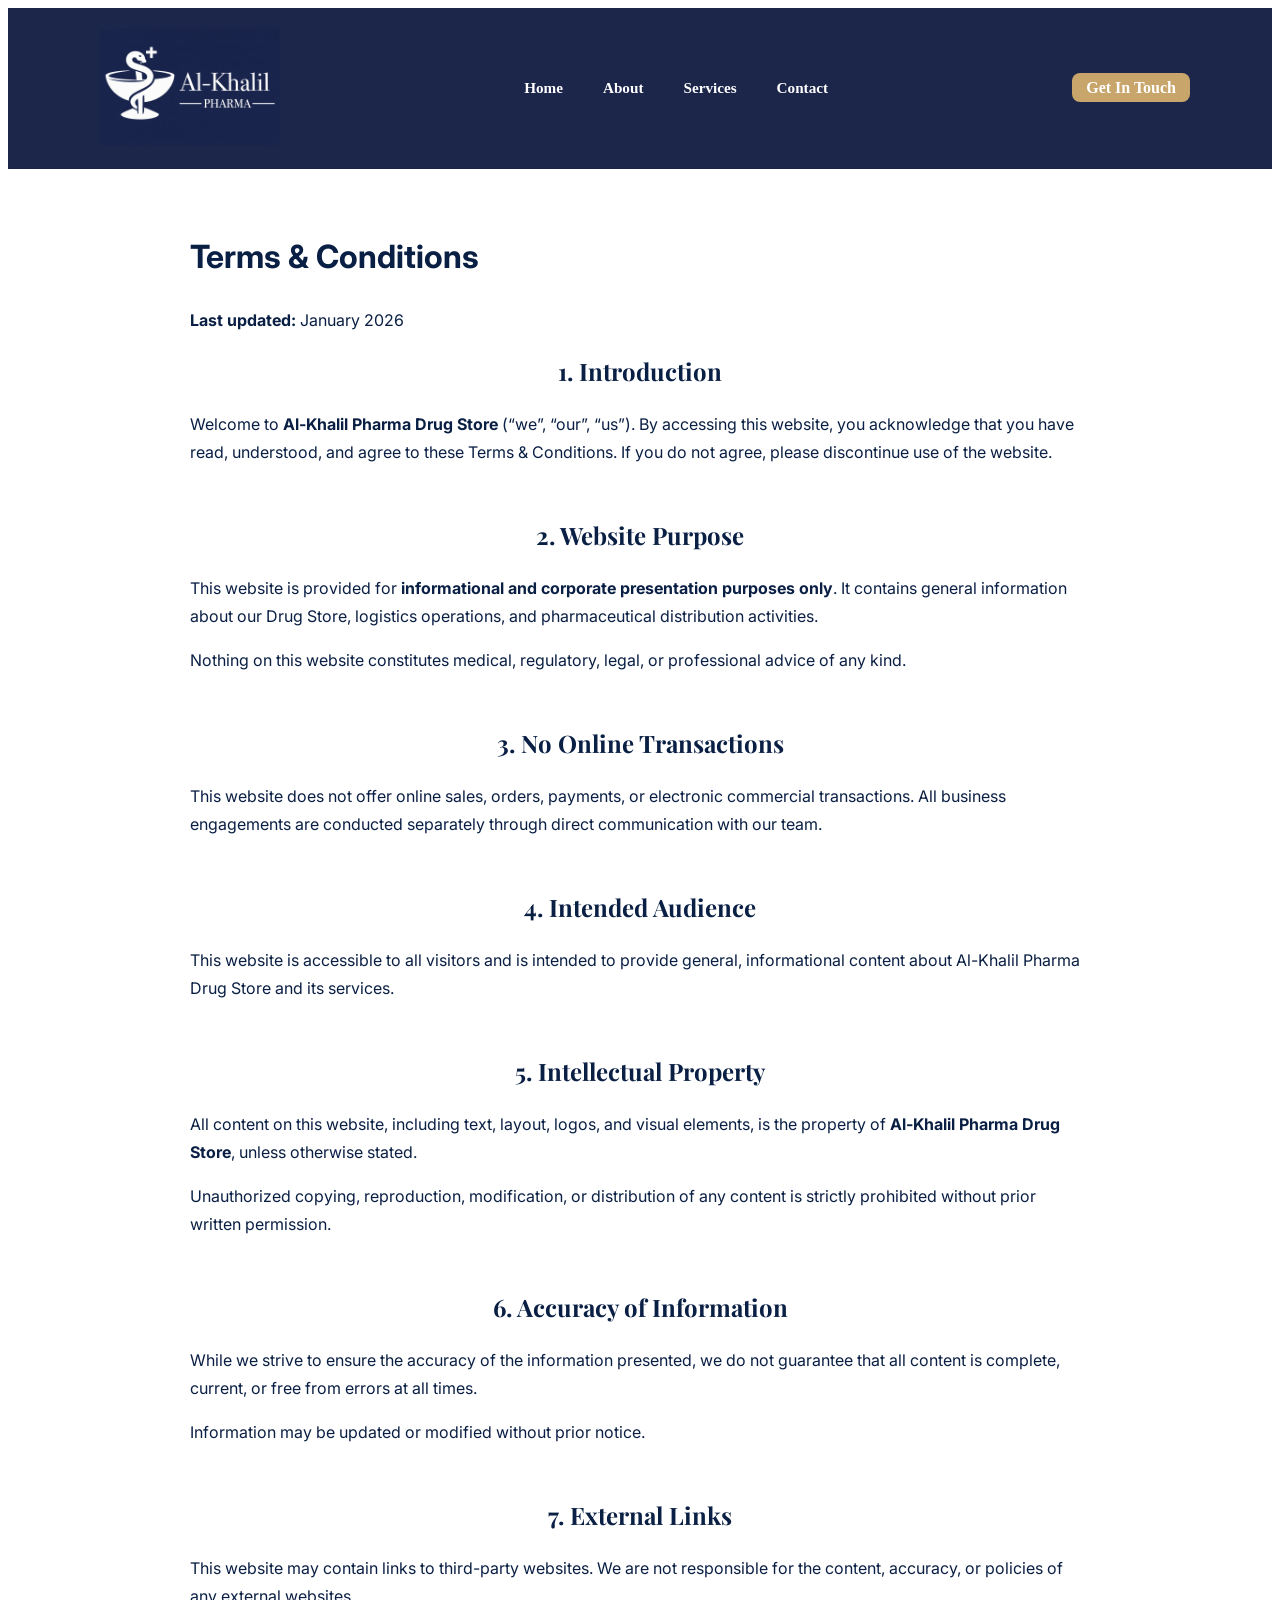
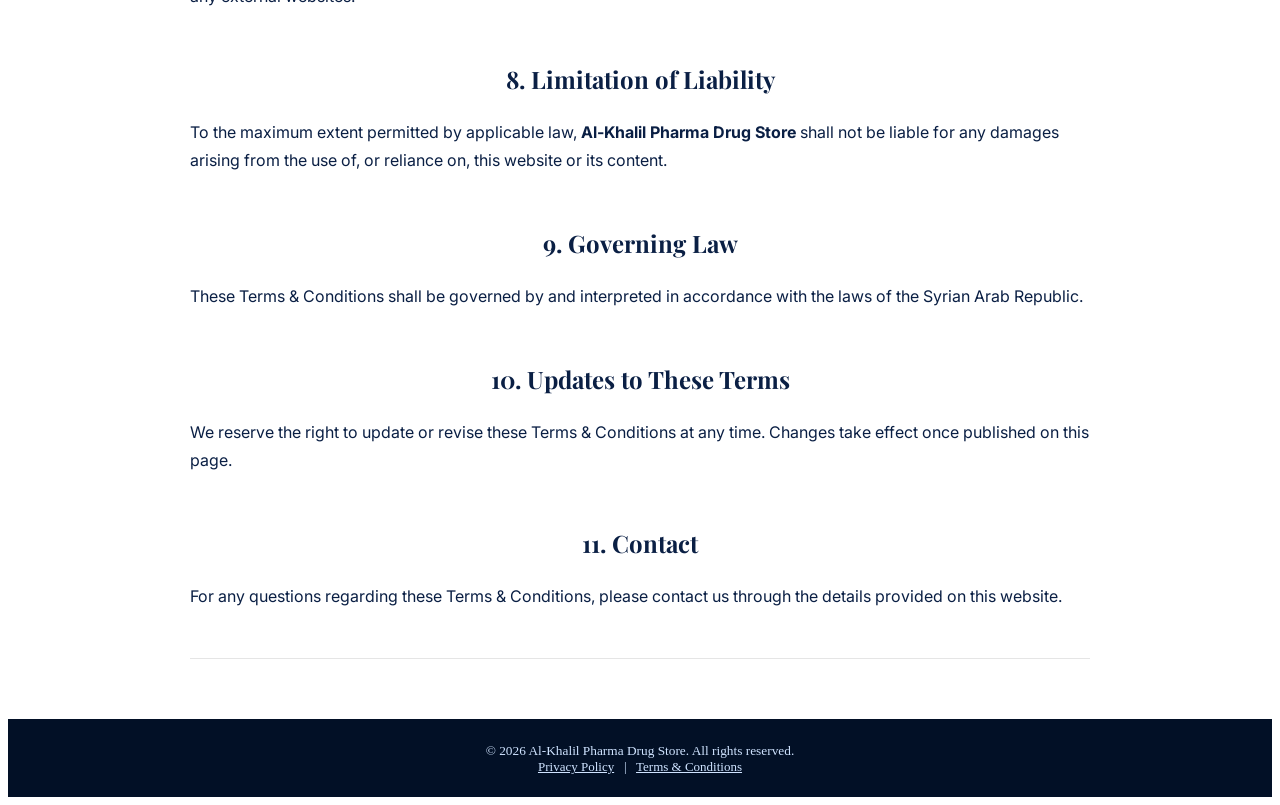
<file: terms.html>
<!DOCTYPE html>
<html lang="en">
<head>
<meta charset="utf-8">
<meta name="viewport" content="width=device-width, initial-scale=1">
<meta name="description" content="Terms and Conditions of Al-Khalil Pharma Drug Store website">
<title>Terms & Conditions | Al-Khalil Pharma Drug Store</title>
<meta name="theme-color" content="#0A1F44">


<link rel="preconnect" href="https://fonts.googleapis.com">
<link rel="preconnect" href="https://fonts.gstatic.com" crossorigin>
<link href="https://fonts.googleapis.com/css2?family=Inter:wght@300;400;600;700&family=Playfair+Display:wght@600;700&display=swap" rel="stylesheet">
<link rel="stylesheet" href="css/style.css?v=26">
</head>
<header role="banner">
  <div class="wrap">
    <div id="logo">
      <a href="index.html" aria-label="Home">
        <img src="images/logon.png" alt="Al-Khalil Pharma Drug Store logo">
      </a>
    </div>

    <nav role="navigation" aria-label="Main navigation">
      <a href="index.html">Home</a>
      <a href="about.html">About</a>
      <a href="index.html#services">Services</a>
      <a href="contact.html" class="active">Contact</a>
    </nav>

    <div class="header-cta">
      <a href="contact.html" class="btn">Get In Touch</a>
    </div>

    <button class="mobile-toggle" aria-controls="mobile-menu" aria-expanded="false">☰</button>
  </div>

  <div id="mobile-menu" style="display:none; padding:0 18px 18px; background:linear-gradient(180deg,var(--primary),#0b274f);">
    <a href="index.html" style="display:block; color:white; padding:8px 0; text-decoration:none">Home</a>
    <a href="about.html" style="display:block; color:white; padding:8px 0; text-decoration:none">About</a>
    <a href="index.html#services" style="display:block; color:white; padding:8px 0; text-decoration:none">Services</a>
    <a href="contact.html" style="display:block; color:white; padding:8px 0; text-decoration:none">Contact</a>
  </div>
</header>

<body>

  <main style="max-width: 900px; margin: 60px auto; padding: 0 20px; font-family: Inter, Arial, sans-serif; line-height: 1.75; color: #0A1F44;">

    <h1>Terms &amp; Conditions</h1>
    <p><strong>Last updated:</strong> January 2026</p>

    <section>
      <h2>1. Introduction</h2>
      <p>
        Welcome to <strong>Al-Khalil Pharma Drug Store</strong> (“we”, “our”, “us”).
        By accessing this website, you acknowledge that you have read, understood,
        and agree to these Terms &amp; Conditions.
        If you do not agree, please discontinue use of the website.
      </p>
    </section>

    <section>
      <h2>2. Website Purpose</h2>
      <p>
        This website is provided for <strong>informational and corporate presentation purposes only</strong>.
        It contains general information about our Drug Store, logistics operations,
        and pharmaceutical distribution activities.
      </p>
      <p>
        Nothing on this website constitutes medical, regulatory, legal,
        or professional advice of any kind.
      </p>
    </section>

    <section>
      <h2>3. No Online Transactions</h2>
      <p>
        This website does not offer online sales, orders, payments,
        or electronic commercial transactions.
        All business engagements are conducted separately
        through direct communication with our team.
      </p>
    </section>

<section>
  <h2>4. Intended Audience</h2>
  <p>
    This website is accessible to all visitors and is intended
    to provide general, informational content about
    Al-Khalil Pharma Drug Store and its services.
  </p>
</section>


    <section>
      <h2>5. Intellectual Property</h2>
      <p>
        All content on this website, including text, layout, logos,
        and visual elements, is the property of
        <strong>Al-Khalil Pharma Drug Store</strong>,
        unless otherwise stated.
      </p>
      <p>
        Unauthorized copying, reproduction, modification,
        or distribution of any content is strictly prohibited
        without prior written permission.
      </p>
    </section>

    <section>
      <h2>6. Accuracy of Information</h2>
      <p>
        While we strive to ensure the accuracy of the information presented,
        we do not guarantee that all content is complete,
        current, or free from errors at all times.
      </p>
      <p>
        Information may be updated or modified without prior notice.
      </p>
    </section>

    <section>
      <h2>7. External Links</h2>
      <p>
        This website may contain links to third-party websites.
        We are not responsible for the content, accuracy,
        or policies of any external websites.
      </p>
    </section>

    <section>
      <h2>8. Limitation of Liability</h2>
      <p>
        To the maximum extent permitted by applicable law,
        <strong>Al-Khalil Pharma Drug Store</strong>
        shall not be liable for any damages arising from
        the use of, or reliance on, this website or its content.
      </p>
    </section>

    <section>
      <h2>9. Governing Law</h2>
      <p>
        These Terms &amp; Conditions shall be governed by
        and interpreted in accordance with the laws
        of the Syrian Arab Republic.
      </p>
    </section>

    <section>
      <h2>10. Updates to These Terms</h2>
      <p>
        We reserve the right to update or revise these
        Terms &amp; Conditions at any time.
        Changes take effect once published on this page.
      </p>
    </section>

    <section>
      <h2>11. Contact</h2>
      <p>
        For any questions regarding these Terms &amp; Conditions,
        please contact us through the details provided on this website.
      </p>
    </section>

    <hr style="margin: 40px 0; border: 0; height: 1px; background: rgba(0,0,0,0.10);">


  </main>
<footer>
    <div class="wrap0">
        <small>© 2026 Al-Khalil Pharma Drug Store. All rights reserved.</small>
        <br>
      <div class="links">
        <a href="privacy.html" style="color: #cfe3ff;">Privacy Policy</a>
        &nbsp; | &nbsp;
        <a href="terms.html" style="color: #cfe3ff;">Terms & Conditions</a>
      </div>
    </div>
</footer>

</body>


</html>
</file>
<file: css/style.css>
:root{
    --bg:#ffffff;
    --surface:#ffffff;
    --muted:#556070;
    --primary:#0A1F44;
    --accent:#c8a66b;
    --radius:14px;
    --container:clamp(340px, 88vw, 1100px);
    --base-font:16px;
}

html {
    scroll-behavior: smooth;
}
/* Header */
header{
    background:transparent;
    background-color: rgb(28, 37, 74);
    color:var(--primary);
    border-bottom:1px solid rgba(9,24,44,0.06);
    position:sticky;
    top:0;
    z-index:1000;
}
.wrap{
    max-width:var(--container);
    margin:0 auto;
    padding:18px;
    display:flex;
    align-items:center;
    justify-content:space-between;
    background-color: rgb(28, 37, 74);
}
#logo img{
  width: 180px;
  padding-left: 10px;
}

/* أي صورة عامة بالموقع */
img{ max-width:100%; height:auto; }

.wrap0 {
    background-color: #021026;
}
nav a{
    font-size: 0.95rem;
    transition: 0.2s;
    padding: 10px 18px;
    border-radius: 8px;
    color: #ffffff;
    text-decoration: none;
    font-weight: 600;
}

nav a:hover{color:var(--accent);}
.mobile-toggle{display:none; background:transparent; border:0; color:var(--surface); font-size:1.6rem; cursor:pointer;}
.header-cta .btn{padding:6px 14px; border-radius:8px; background:var(--accent); color:var(--surface); text-decoration:none; font-weight:600; transition:0.2s; white-space: nowrap;}
.header-cta .btn:hover{opacity:0.9; transform:translateY(-1px);}

/* Hero */
.hero{
    color: white;
    text-align: left;
    background-image: linear-gradient(rgba(6,16,36,0.55), rgba(6,16,36,0.3)), url('../images/hback.PNG');
    background-size: cover;
    background-position: center;
    background-repeat: no-repeat;
    position: relative;
    border-radius: 8px;
    min-height: 70vh;
    display: flex;
    align-items: center;
    justify-content: center;
}

.hero-inner{
    max-width:var(--container);
    margin:0 auto;
    padding:64px 20px;
    z-index:1;
    position:relative;
    transform: translateY(-40px);
    padding-top:120px;
    text-align: center;
}
.hero h1{
    font-size:clamp(1.8rem, 4vw, 2.8rem);
    margin:0 0 14px;
    font-weight:700;
}
.hero p{
    color:rgba(219,231,255,0.95);
    margin:0 0 20px;
    font-size:1.05rem;
}
.hero .btn{
    font-size: 1.05em;
    padding: 8px 16px;
    border-radius: 8px;
    background: var(--accent);
    color: var(--surface);
    text-decoration: none;
    font-weight: 600;
    left: auto !important;
    display:inline-block;
    margin-top:28px;
    margin-left:0;
    margin: 24px auto 0;
}

.ww {
    margin-top: 50px !important;
}

/* ===============================
   PRODUCT / SHOWCASE CARDS
   =============================== */

.showcase-grid{
  display: grid;
  grid-template-columns: repeat(3, 1fr);
  gap: 26px;
  margin-top: 32px;
}

/* البطاقة */
.showcase-card{
  background: #ffffff;
  border-radius: 10px;
  box-shadow: 0 10px 25px rgba(0,0,0,0.06);
  padding: 15px 15px 20px;
  text-align: center;
  transition: transform .25s ease, box-shadow .25s ease;
  min-height: 300px;
  display: flex;
  flex-direction: column;
  border-color: #021026;
}

/* Hover */
.showcase-card:hover{
  transform: translateY(-4px);
  box-shadow: 0 14px 32px rgba(0,0,0,0.10);
}

/* حاوية الصورة */
.showcase-img{
  background: #ffffff;
  border-radius: 6px;
  padding: 10px;
  margin-bottom: 18px;
}

/* الصورة */
.showcase-img img{
  width: 100%;
  height: 230px;
  object-fit: cover;
  border-radius: 4px;
  display: block;
}

/* العنوان */
.showcase-card h3{
  font-size: 28px;
  font-weight: 800;
  color: #0A1F44;
  margin: 8px 0 14px;
}

/* الوصف */
.showcase-card p{
  font-size: 18px;
  line-height: 1.9;
  color: #2f3b55;
  margin: 0 auto;
  max-width: 92%;
}

/* And more text */
.showcase-more{
  margin-top: 26px;
  text-align: center;
  position: relative;
}

.showcase-more span{
  font-size: 25px;
  font-weight: 600;
  color: #556070;
  padding: 0 16px;
  background: #f3f4f6;
  position: relative;
  z-index: 1;
}

/* خط خفيف قبل وبعد النص */
.showcase-more::before{
  content: "";
  position: absolute;
  top: 50%;
  left: 0;
  right: 0;
  height: 1px;
  background: rgba(0,0,0,0.08);
  z-index: 0;
}


#services {
    padding-top: 40px !important;
}

.abouthref {
    display: flex;
    justify-content: center;
    align-items: center;
    height: 15vh;
}

.btnbut {
    padding: 8px 16px;
    border-radius: 8px;
    background: var(--muted);
    color: var(--surface);
    text-decoration: none;
    font-weight: 600;
    transition: 0.2s;
}

.ccd {
    color: black;
    text-align: center;
    max-width: 820px;
    margin: 0 auto;
    font-size: 1.05rem;
}

#about {
    border-style: solid !important;
    border-width: 2px !important;
    padding: 50px !important;
    border-radius: 8px;
    padding-top: 50px !important;
    padding-right: 50px !important;
    padding-bottom: 50px !important;
    margin-bottom: 40px !important;
    margin-top: -20px !important;
    background-image: url(../images/vback.png);
    background-position: center;
    border-width: 0px !important;
}

.links {
  font-size: small;
}

/* ===============================
   RESPONSIVE
   =============================== */

/* تابلت */
@media (max-width: 980px){
  .showcase-grid{
    grid-template-columns: repeat(2, 1fr);
  }
  .showcase-card{
    min-height: auto;
  }
}

/* موبايل */
@media (max-width: 560px){
  .showcase-grid{
    grid-template-columns: 1fr;
  }
}

/* ===============================
   ترتيب 5 بطاقات (3 فوق + 2 تحت)
   =============================== */
@media (min-width: 981px){
  .showcase-grid .showcase-card:nth-child(4){
    grid-column: 1 / span 1;
  }
  .showcase-grid .showcase-card:nth-child(5){
    grid-column: 2 / span 1;
  }
}

.mainworking {
    padding-right: 75px !important;
    padding-left: 75px !important;
    border-bottom-style: solid !important;
    border-bottom-width: 0px !important;
    margin-bottom: 40px !important;
}
.contact {
    gap: 36px;
    padding: 44px 0;
    background-color: rgba(10,31,68,0.05);
    border-radius: 8px;
}

.contact .map {
    width: 450px !important;
    height: 390px !important;
    border-bottom-style: solid !important;
    border-bottom-width: 0px !important;
    border-bottom-left-radius: 12px !important;
    border-bottom-right-radius: 12px !important;
    margin-bottom: 50px !important;
}

.info {
    background-color: rgb(229, 227, 220) !important;
    border-top-left-radius: 12px !important;
    border-top-right-radius: 8px;
    border-bottom-right-radius: 8px;
    border-bottom-left-radius: 12px !important;
    margin-left: 27px !important;
    margin-top: 23px !important;
}

.welabout{
  margin:0;             
  width:100%;          
  min-height: 280px;

  background-image:
    linear-gradient(rgba(6,16,36,0.35), rgba(6,16,36,0.35)),
    url("../images/aback.png");
  background-size: cover;
  background-position: center;
  background-repeat: no-repeat;

  display:flex;
  align-items:center;
  justify-content:center;

  color:#fff;
  font-size: 3px;
}

.about2 h2 {
  max-width: var(--container);
  margin: 0 auto;
  padding: 64px 20px;
  z-index: 1;
  position: relative;
  transform: translateY(-40px);
  padding-top: 120px;
  text-align: center;
  font-size: 44px;
}

.hero .btn:hover{opacity:0.9; transform:translateY(-2px);}

/* Main content */
main{padding:48px 20px}
section{margin:0 auto 48px}
h2{font-size:1.5rem; margin:0 0 18px; text-align:center; font-family:'Playfair Display', serif;}
p.lead{color: white; text-align:center; max-width:820px; margin:0 auto; font-size:1.05rem}

/* Services */
.services{display:grid; grid-template-columns:repeat(auto-fit,minmax(240px,1fr)); gap:28px; margin-top:28px}
.card{background:transparent; padding:26px; border-radius:calc(var(--radius) + 2px); text-align:center; transition:0.3s}
.card:hover{background:rgba(200,166,107,0.05); transform:translateY(-4px)}
.icon{width:64px;height:64px;margin:0 auto 14px; display:flex; align-items:center; justify-content:center; color:var(--primary)}
.card h3{margin:8px 0 12px; font-weight:600}
.card p{color:var(--muted); font-size:1rem; line-height:1.8}

.workingwith img{
    max-height:50px;
    object-fit:contain;
    display: grid;
    grid-template-columns: repeat(auto-fit, minmax(100px, 1fr));
    gap: 20px;
    margin-top: 30px !important;
    align-items: center;
    justify-items: center;
    }

/* Contact */
.contact{display:grid; grid-template-columns:1fr; gap:24px; align-items:start; justify-items:stretch; padding:28px 0}
.contact div{padding:22px; border-radius:12px; background:transparent}
.contact .info p{margin:8px 0; font-size:1.05rem}
.contact .map{display:block}
.contact .map iframe{width:100%; height:320px; border:0; border-radius:10px}

@media (min-width:900px){
    .contact{grid-template-columns:1fr 1fr; gap:36px; padding:44px 0}
    .contact .map iframe{height:440px}
}

/* CTA section */
.center-cta{background:rgba(10,31,68,0.05); border-radius:var(--radius); padding:32px 20px; text-align:center}
.center-cta h2{margin-bottom:10px}
.center-cta .btn{padding:12px 20px; font-size:1rem}

/* Footer */
footer{background:#021026; color:#cfe3ff; padding:22px 0; text-align:center}

/* Media queries */
@media (max-width:800px){
    nav{display:none}
    .mobile-toggle{display:block}
    .hero-inner{padding:48px 16px}
    .contact{grid-template-columns:1fr}
    .wrap{padding:12px}
}
nav a:focus, .mobile-toggle:focus{outline:3px solid rgba(12,44,78,0.12); outline-offset:2px}

/* ===== Our Story ===== */
.story{
  padding: 48px 20px;
}

.story-grid{
  max-width: var(--container);
  margin: 0 auto;
  display: grid;
  grid-template-columns: 520px 1fr;
  gap: 44px;
  align-items: start;
}

.story-media{
  border-radius: 14px;
  overflow: hidden;
  box-shadow: 0 12px 28px rgba(0,0,0,0.12);
}

.story-media img{
  width: 100%;
  height: 520px;
  object-fit: cover;
  display: block;
}

.story-kicker{
  display:block;
  color:#2b5fb8;
  font-weight:700;
  margin-bottom: 10px;
}

.story-content h2{
  text-align: left;        /* لأن عندك h2 عام متمركز */
  margin: 0 0 14px;
  font-size: clamp(2rem, 4vw, 3rem);
}

.story-lead{
  font-weight:700;
  font-size: 1.15rem;
  margin: 0 0 18px;
}

.story-content p{
  margin: 0 0 12px;
  line-height: 1.95;
  color: var(--muted);
}

/* موبايل */
@media (max-width: 980px){
  .story-grid{ grid-template-columns: 1fr; }
  .story-media img{ height: 340px; }
}

/* ===== Values Section ===== */
.values{
  padding: 70px 20px;
  background: #f6f7f9; /* لمسة نظافة */
  margin-bottom: 0px !important;
}

.values-wrap{
  max-width: var(--container);
  margin: 0 auto;
  text-align: center;
}

.values-kicker{
  color: #2b5fb8;
  font-weight: 800;
  letter-spacing: .6px;
  margin: 0 0 10px;
}

.values-title{
  margin: 0 0 36px;
  font-size: clamp(2rem, 4vw, 3.3rem);
  line-height: 1.15;
  color: #0A1F44;
  font-family: 'Inter', sans-serif;
}

/* Cards grid */
.values-grid{
  display: grid;
  grid-template-columns: repeat(2, minmax(0, 1fr));
  gap: 26px;
  text-align: left;
}

/* Card */
.value-card{
  background: #fff;
  border-radius: 14px;
  padding: 26px 26px 30px;
  box-shadow: 0 12px 28px rgba(0,0,0,0.06);
  border: 1px solid rgba(10,31,68,0.06);
  position: relative;
  overflow: hidden;
  transition: transform .25s ease, box-shadow .25s ease;
}

/* لمسة من عندي: شريط علوي */
.value-card::before{
  content:"";
  position:absolute;
  top:0; left:0; right:0;
  height: 4px;
  background: linear-gradient(90deg, var(--accent), #2b5fb8);
}

/* Hover elegant */
.value-card:hover{
  transform: translateY(-5px);
  box-shadow: 0 16px 40px rgba(0,0,0,0.10);
}

/* Number */
.value-top{
  margin-bottom: 8px;
}

.value-num{
  color: #2b5fb8;
  font-weight: 800;
  font-size: 1.05rem;
}

/* Head + Text */
.value-card h3{
  margin: 8px 0 10px;
  font-size: 1.55rem;
  color: #0A1F44;
}

.value-card p{
  margin: 0;
  color: #556070;
  font-size: 1.05rem;
  line-height: 1.9;
}

/* Responsive */
@media (max-width: 900px){
  .values-grid{ grid-template-columns: 1fr; }
  .values{ padding: 56px 18px; }
}

/* Contact hero compact */
.page-hero{
  background-color: rgb(192, 216, 247);
  background-size: cover;
  background-position: center;
  background-repeat: no-repeat;
  padding: 72px 20px;
  color: #fff;
}
.page-hero--compact{ padding: 56px 20px; }

.page-hero-inner{
  max-width: var(--container);
  margin: 0 auto;
  text-align: center;
}
.page-hero h1{
  margin: 0 0 10px;
  font-size: clamp(2.1rem, 4.5vw, 3rem);
  font-family: "Playfair Display", serif;
}
.page-hero p{
  margin: 0;
  color: rgba(219,231,255,0.95);
  font-size: 1.05rem;
  max-width: 780px;
  margin-inline: auto;
}

/* Main padding off (حتى ما يعمل فراغات) */
main{ padding: 0; }

/* Contact simple */
.contact-simple{
  padding: 56px 20px;
  background: #f6f7f9;
}
.contact-simple-wrap{
  max-width: var(--container);
  margin: 0 auto;
}

/* Cards */
.contact-cards{
  display: grid;
  grid-template-columns: repeat(3, minmax(0, 1fr));
  gap: 22px;
  align-items: stretch;
}

.contact-box{
  background: #fff;
  border-radius: 14px;
  padding: 26px;
  box-shadow: 0 12px 28px rgba(0,0,0,0.06);
  border: 1px solid rgba(10,31,68,0.08);
  position: relative;
  overflow: hidden;
}

.contact-box::before{
  content:"";
  position:absolute;
  top:0; left:0; right:0;
  height: 4px;
  background: linear-gradient(90deg, var(--accent), #2b5fb8);
}

.contact-icon{
  font-size: 1.35rem;
  display: inline-block;
  margin-bottom: 10px;
}

.contact-box h2{
  margin: 6px 0 12px;
  text-align: left;
  font-family: "Inter", sans-serif;
  font-size: 1.4rem;
  color: var(--primary);
}

.contact-link{
  display: block;
  color: #2b5fb8;
  font-weight: 800;
  text-decoration: none;
  margin: 10px 0;
}
.contact-link:hover{ text-decoration: underline; }

.contact-text{
  margin: 0;
  color: var(--muted);
  line-height: 1.8;
  font-weight: 600;
}

.contact-btn{
  display: inline-block;
  margin-top: 16px;
  padding: 10px 14px;
  border-radius: 10px;
  background: var(--accent);
  color: #fff;
  text-decoration: none;
  font-weight: 800;
  transition: .2s;
}
.contact-btn:hover{ opacity: .92; transform: translateY(-1px); }

/* Map */
.map-section iframe{
  width: 100%;
  height: 420px;
  border: 0;
  display: block;
}

/* Responsive */
@media (max-width: 900px){
  .contact-cards{ grid-template-columns: 1fr; }
  .map-section iframe{ height: 340px; }
}
/* ===== Blue CTA Strip ===== */
.cta-strip{
  padding: 26px 20px;
  background: var(--primary);
  margin-bottom: 0px !important;
}

.cta-wrap{
  max-width: var(--container);
  margin: 0 auto;
  display: grid;
  grid-template-columns: 1fr 1.4fr 1fr auto;
  gap: 24px;
  align-items: center;
}

.cta-item{
  display: flex;
  gap: 14px;
  align-items: center;
  color: #fff;
}

.cta-ico{
    width: 56px;
    height: 56px;
    border-radius: 999px;
    background: #ffffff;
    display: flex;
    align-items: center;
    justify-content: center
  }

.cta-label{
  font-weight: 800;
  letter-spacing: .3px;
  margin-bottom: 4px;
}

.cta-link{
  color: #fff;
  text-decoration: none;
  font-weight: 700;
  opacity: .95;
}
.cta-link:hover{ text-decoration: underline; }

.cta-text{
  color: rgba(255,255,255,0.92);
  font-weight: 600;
  line-height: 1.4;
}

.cta-mid{
  text-align: center;
}

.cta-big{
  color: #fff;
  font-weight: 900;
  font-size: clamp(1.2rem, 2.4vw, 1.7rem);
  letter-spacing: .2px;
}

.cta-btn{
  display: inline-block;
  background: #fff;
  color: var(--primary);
  padding: 12px 18px;
  border-radius: 10px;
  font-weight: 900;
  text-decoration: none;
  transition: .2s;
  white-space: nowrap;
}
.cta-btn:hover{
  transform: translateY(-1px);
  opacity: .95;
}

/* Responsive */
@media (max-width: 900px){
  .cta-wrap{
    grid-template-columns: 1fr;
    text-align: left;
  }
  .cta-mid{ text-align: left; }
}

.cta-ico svg{
  width: 26px;
  height: 26px;
  fill: #0b56b4; /* نفس لون الشريط */
}
.cta-ico svg{ fill: var(--primary); }
</file>
